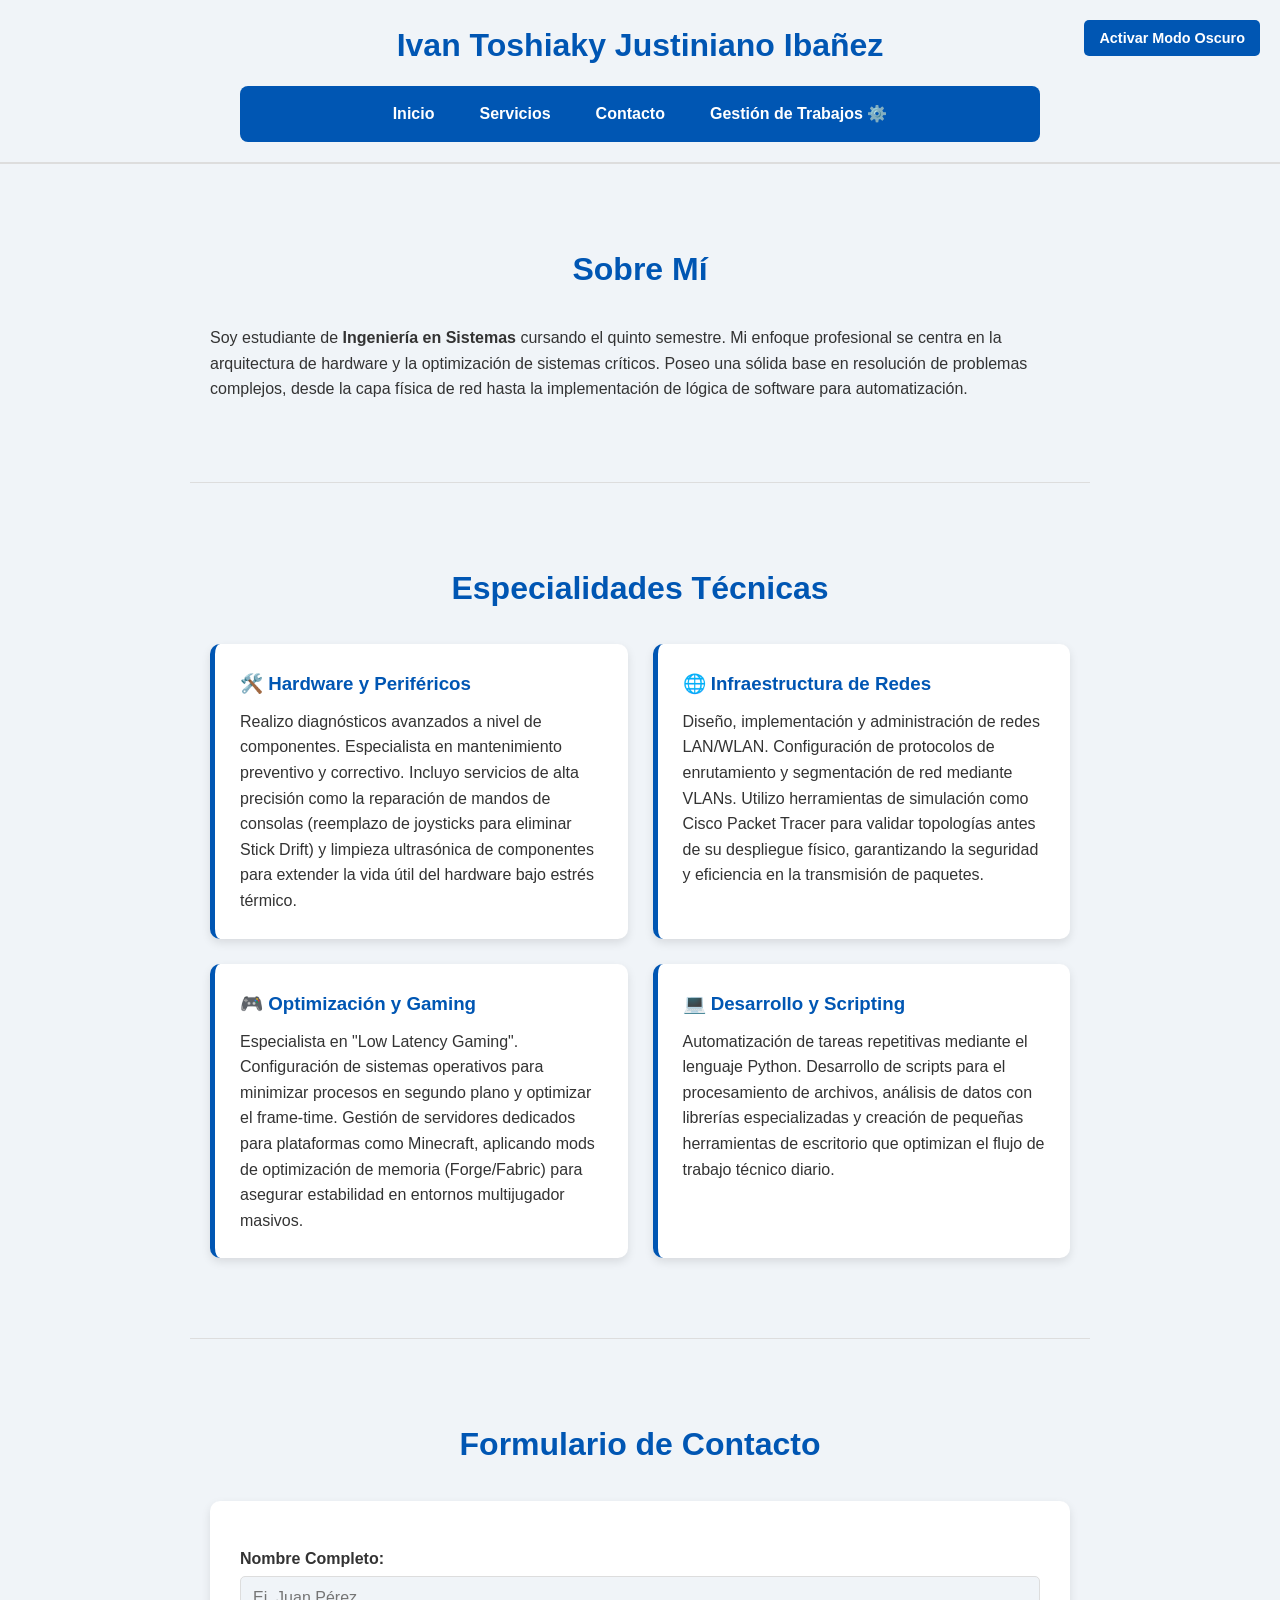
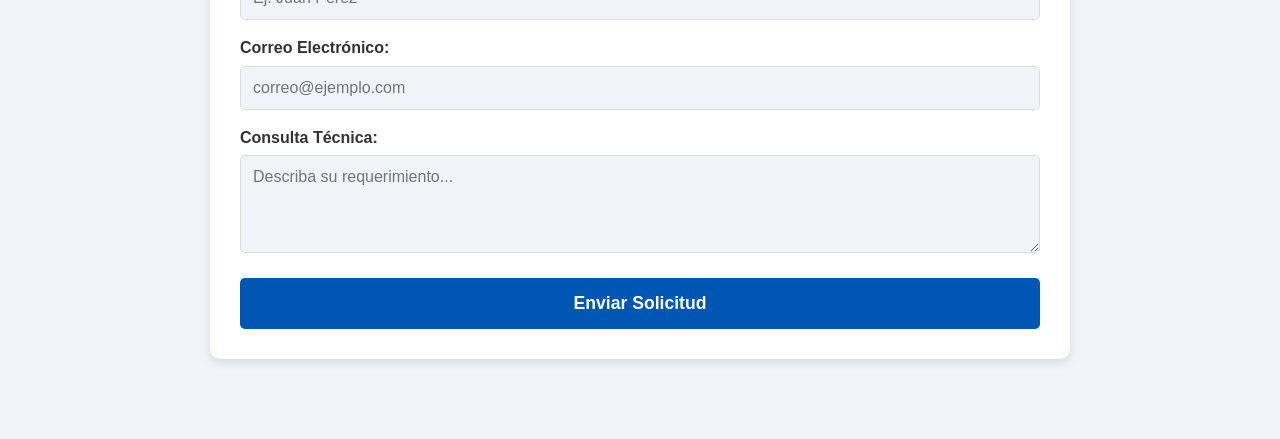
<file: index.html>
<!DOCTYPE html>
<html lang="es">
<head>
    <meta charset="UTF-8">
    <meta name="viewport" content="width=device-width, initial-scale=1.0">
    <title>Portafolio - Ivan Toshiaky</title>
    <link rel="stylesheet" href="styles.css">
</head>
<body>
    <header>
        <h1>Ivan Toshiaky Justiniano Ibañez</h1>
        <nav>
            <ul>
                <li><a href="#inicio">Inicio</a></li>
                <li><a href="#servicios">Servicios</a></li>
                <li><a href="#contacto">Contacto</a></li>
                <li><a href="admin.html" class="btn-gestion">Gestión de Trabajos ⚙️</a></li>
            </ul>
        </nav>
        <button id="toggle-mode">Activar Modo Oscuro</button>
    </header>

    <main>
        <section id="inicio">
            <h2>Sobre Mí</h2>
            <p>Soy estudiante de <strong>Ingeniería en Sistemas</strong> cursando el quinto semestre. Mi enfoque profesional se centra en la arquitectura de hardware y la optimización de sistemas críticos. Poseo una sólida base en resolución de problemas complejos, desde la capa física de red hasta la implementación de lógica de software para automatización.</p>
        </section>

        <section id="servicios">
            <h2>Especialidades Técnicas</h2>
            <div class="grid-servicios">
                <article class="tarjeta-servicio">
                    <h3>🛠️ Hardware y Periféricos</h3>
                    <p>Realizo diagnósticos avanzados a nivel de componentes. Especialista en mantenimiento preventivo y correctivo. Incluyo servicios de alta precisión como la reparación de mandos de consolas (reemplazo de joysticks para eliminar Stick Drift) y limpieza ultrasónica de componentes para extender la vida útil del hardware bajo estrés térmico.</p>
                </article>

                <article class="tarjeta-servicio">
                    <h3>🌐 Infraestructura de Redes</h3>
                    <p>Diseño, implementación y administración de redes LAN/WLAN. Configuración de protocolos de enrutamiento y segmentación de red mediante VLANs. Utilizo herramientas de simulación como Cisco Packet Tracer para validar topologías antes de su despliegue físico, garantizando la seguridad y eficiencia en la transmisión de paquetes.</p>
                </article>

                <article class="tarjeta-servicio">
                    <h3>🎮 Optimización y Gaming</h3>
                    <p>Especialista en "Low Latency Gaming". Configuración de sistemas operativos para minimizar procesos en segundo plano y optimizar el frame-time. Gestión de servidores dedicados para plataformas como Minecraft, aplicando mods de optimización de memoria (Forge/Fabric) para asegurar estabilidad en entornos multijugador masivos.</p>
                </article>

                <article class="tarjeta-servicio">
                    <h3>💻 Desarrollo y Scripting</h3>
                    <p>Automatización de tareas repetitivas mediante el lenguaje Python. Desarrollo de scripts para el procesamiento de archivos, análisis de datos con librerías especializadas y creación de pequeñas herramientas de escritorio que optimizan el flujo de trabajo técnico diario.</p>
                </article>
            </div>
        </section>

        <section id="contacto">
            <h2>Formulario de Contacto</h2>
            <form id="contactForm">
                <label for="nombre">Nombre Completo:</label>
                <input type="text" id="nombre" placeholder="Ej. Juan Pérez">
                <label for="correo">Correo Electrónico:</label>
                <input type="email" id="correo" placeholder="correo@ejemplo.com">
                <label for="mensaje">Consulta Técnica:</label>
                <textarea id="mensaje" rows="4" placeholder="Describa su requerimiento..."></textarea>
                <button type="submit">Enviar Solicitud</button>
            </form>
            <p id="error-contacto" class="error-texto">⚠️ Por favor, llene todos los campos del contacto.</p>
        </section>
    </main>
    <script src="script.js"></script>
</body>
</html>
</file>
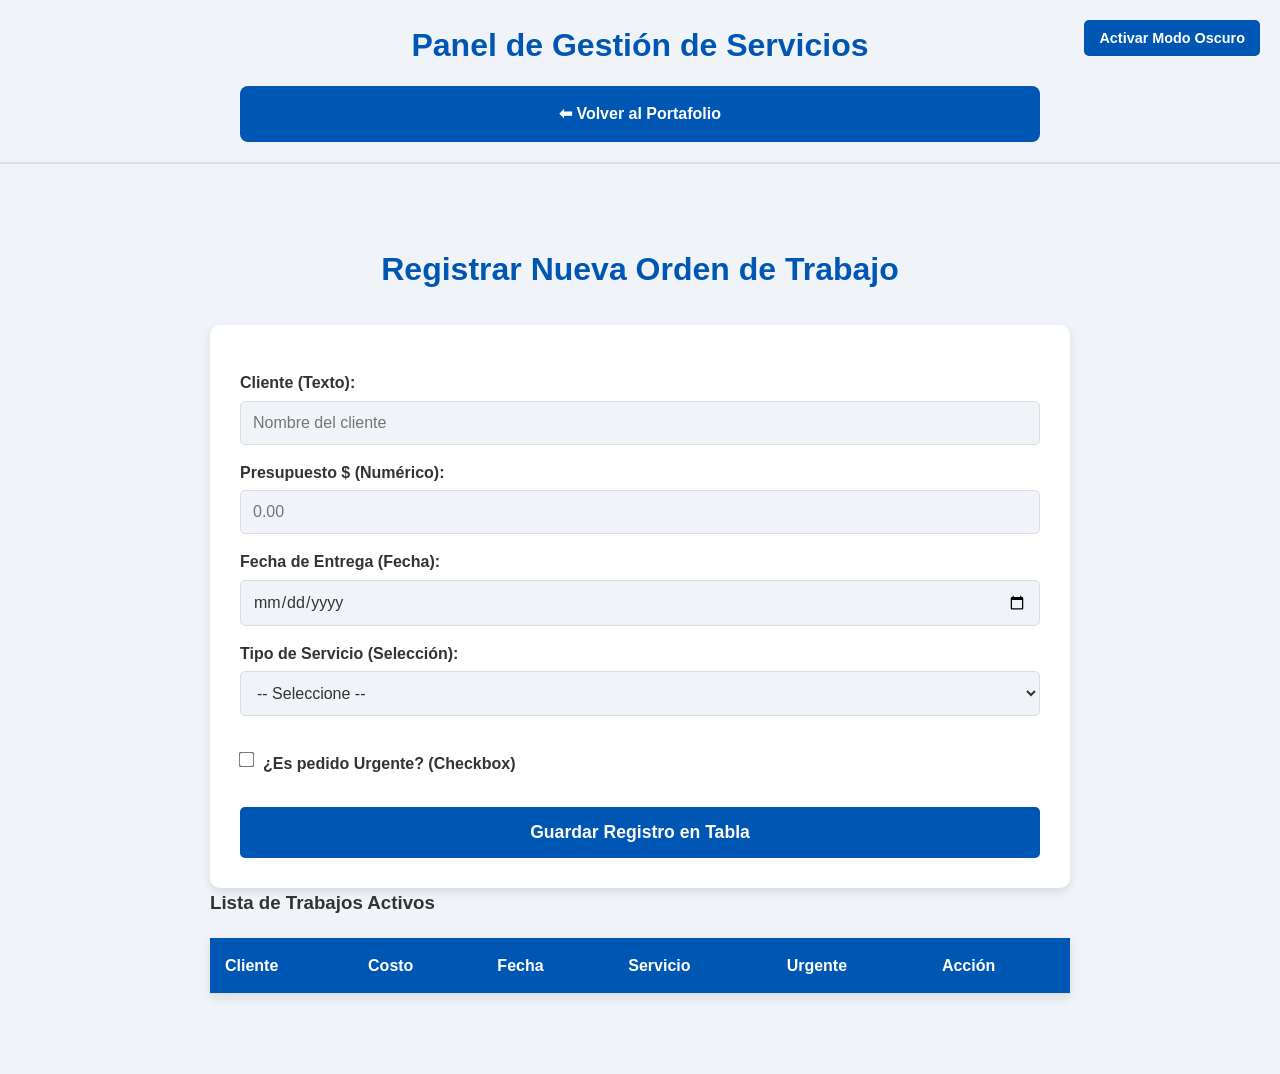
<file: admin.html>
<!DOCTYPE html>
<html lang="es">
<head>
    <meta charset="UTF-8">
    <meta name="viewport" content="width=device-width, initial-scale=1.0">
    <title>Gestor de Trabajos - Admin</title>
    <link rel="stylesheet" href="styles.css">
</head>
<body>
    <header>
        <h1>Panel de Gestión de Servicios</h1>
        <nav>
            <ul>
                <li><a href="index.html">⬅ Volver al Portafolio</a></li>
            </ul>
        </nav>
        <button id="toggle-mode">Activar Modo Oscuro</button>
    </header>

    <main>
        <section>
            <h2>Registrar Nueva Orden de Trabajo</h2>
            <form id="crudForm">
                <label>Cliente (Texto):</label>
                <input type="text" id="crud-cliente" placeholder="Nombre del cliente">

                <label>Presupuesto $ (Numérico):</label>
                <input type="number" id="crud-costo" placeholder="0.00">

                <label>Fecha de Entrega (Fecha):</label>
                <input type="date" id="crud-fecha">

                <label>Tipo de Servicio (Selección):</label>
                <select id="crud-servicio">
                    <option value="">-- Seleccione --</option>
                    <option value="Mantenimiento">Mantenimiento</option>
                    <option value="Redes">Redes</option>
                    <option value="Software">Software</option>
                </select>

                <div class="checkbox-container">
                    <input type="checkbox" id="crud-urgente">
                    <label>¿Es pedido Urgente? (Checkbox)</label>
                </div>

                <p id="error-crud" class="error-texto">⚠️ Error: Todos los campos son obligatorios para el registro.</p>
                <button type="submit">Guardar Registro en Tabla</button>
            </form>

            <h3>Lista de Trabajos Activos</h3>
            <table>
                <thead>
                    <tr>
                        <th>Cliente</th>
                        <th>Costo</th>
                        <th>Fecha</th>
                        <th>Servicio</th>
                        <th>Urgente</th>
                        <th>Acción</th>
                    </tr>
                </thead>
                <tbody id="tableBody"></tbody>
            </table>
        </section>
    </main>
    <script src="script.js"></script>
</body>
</html>
</file>
<file: styles.css>
/* =========================================
   1. VARIABLES GLOBALES Y RESETEO
   ========================================= */
:root {
    --bg-color: #f0f4f8;
    --text-color: #333;
    --primary-color: #0056b3;
    --primary-hover: #003d82;
    --card-bg: #ffffff;
    --border-color: #ddd;
    --error-color: #d9534f;
}

/* El modo oscuro sobreescribe las variables mágicamente */
body.dark-mode {
    --bg-color: #121212;
    --text-color: #e0e0e0;
    --primary-color: #4da3ff;
    --primary-hover: #2684ff;
    --card-bg: #1e1e1e;
    --border-color: #333;
}

/* Reseteo para evitar que los anchos se rompan */
* {
    box-sizing: border-box;
    margin: 0;
    padding: 0;
}

html {
    scroll-behavior: smooth; /* Movimiento suave al hacer clic en el menú */
}

body {
    font-family: 'Segoe UI', Tahoma, Geneva, Verdana, sans-serif;
    background-color: var(--bg-color);
    color: var(--text-color);
    transition: background-color 0.3s ease, color 0.3s ease;
    line-height: 1.6;
}

/* =========================================
   2. CABECERA Y NAVEGACIÓN (Sticky)
   ========================================= */
header {
    position: sticky; /* Se queda arriba sin romper el diseño */
    top: 0;
    background-color: var(--bg-color);
    text-align: center;
    padding: 20px;
    z-index: 1000;
    border-bottom: 2px solid var(--border-color);
}

h1 {
    color: var(--primary-color);
    margin-bottom: 15px;
}

nav ul {
    list-style: none;
    display: flex;
    justify-content: center;
    flex-wrap: wrap;
    gap: 15px;
    background: var(--primary-color);
    padding: 15px;
    border-radius: 8px;
    max-width: 800px;
    margin: 0 auto;
}

nav ul li a {
    color: #ffffff; /* El texto del menú siempre es blanco */
    text-decoration: none;
    font-weight: bold;
    padding: 8px 15px;
    border-radius: 4px;
    transition: background 0.3s;
}

nav ul li a:hover {
    background-color: rgba(255, 255, 255, 0.2);
}

.btn-login {
    background-color: #28a745; /* Verde para destacar el Admin */
}
.btn-login:hover {
    background-color: #218838;
}

/* =========================================
   3. ESTRUCTURA DE SECCIONES (Respiración)
   ========================================= */
section {
    max-width: 900px;
    margin: 0 auto;
    padding: 80px 20px; /* 80px arriba y abajo crea la separación perfecta */
    border-bottom: 1px solid var(--border-color);
}

section:last-child {
    border-bottom: none; /* Quitamos la línea de la última sección */
}

h2 {
    color: var(--primary-color);
    text-align: center;
    font-size: 2rem;
    margin-bottom: 30px;
}

/* =========================================
   4. TARJETAS DE SERVICIOS (Grid)
   ========================================= */
.grid-servicios {
    display: grid;
    grid-template-columns: repeat(auto-fit, minmax(300px, 1fr));
    gap: 25px;
}

.tarjeta-servicio {
    background-color: var(--card-bg);
    padding: 25px;
    border-radius: 10px;
    border-left: 5px solid var(--primary-color);
    box-shadow: 0 4px 10px rgba(0,0,0,0.1);
    transition: transform 0.2s;
}

.tarjeta-servicio:hover {
    transform: translateY(-5px);
}

.tarjeta-servicio h3 {
    color: var(--primary-color);
    margin-bottom: 10px;
}

/* =========================================
   5. FORMULARIOS (Contacto y CRUD)
   ========================================= */
form {
    background-color: var(--card-bg);
    padding: 30px;
    border-radius: 10px;
    box-shadow: 0 4px 10px rgba(0,0,0,0.1);
    display: flex;
    flex-direction: column;
}

label {
    font-weight: bold;
    margin-top: 15px;
    margin-bottom: 5px;
}

input, select, textarea {
    padding: 12px;
    border: 1px solid var(--border-color);
    border-radius: 5px;
    font-family: inherit;
    font-size: 1rem;
    background-color: var(--bg-color);
    color: var(--text-color);
}

.checkbox-container {
    display: flex;
    align-items: center;
    gap: 10px;
    margin-top: 20px;
}
.checkbox-container input {
    width: auto;
    transform: scale(1.2);
}

button {
    margin-top: 25px;
    padding: 15px;
    cursor: pointer;
    background-color: var(--primary-color);
    color: white;
    border: none;
    border-radius: 5px;
    font-size: 1.1rem;
    font-weight: bold;
    transition: background-color 0.3s;
}

button:hover {
    background-color: var(--primary-hover);
}

#toggle-mode {
    position: absolute;
    top: 20px;
    right: 20px;
    width: auto;
    margin: 0;
    padding: 10px 15px;
    font-size: 0.9rem;
}

.error-texto {
    color: var(--error-color);
    font-weight: bold;
    text-align: center;
    display: none;
    margin-top: 15px;
}

/* =========================================
   6. TABLA DEL CRUD (Admin)
   ========================================= */
table {
    width: 100%;
    border-collapse: collapse;
    margin-top: 20px;
    background-color: var(--card-bg);
    box-shadow: 0 4px 10px rgba(0,0,0,0.1);
}

th, td {
    padding: 15px;
    text-align: left;
    border-bottom: 1px solid var(--border-color);
}

th {
    background-color: var(--primary-color);
    color: white;
}

.btn-eliminar {
    background-color: var(--error-color);
    margin: 0;
    padding: 8px 12px;
    font-size: 0.9rem;
}

.btn-eliminar:hover {
    background-color: #b52b27;
}

/* Pequeño ajuste responsive para móviles */
@media (max-width: 768px) {
    #toggle-mode {
        position: static;
        display: block;
        margin: 15px auto 0 auto;
    }
    table {
        display: block;
        overflow-x: auto; /* Permite deslizar la tabla en móviles */
    }
}
</file>
